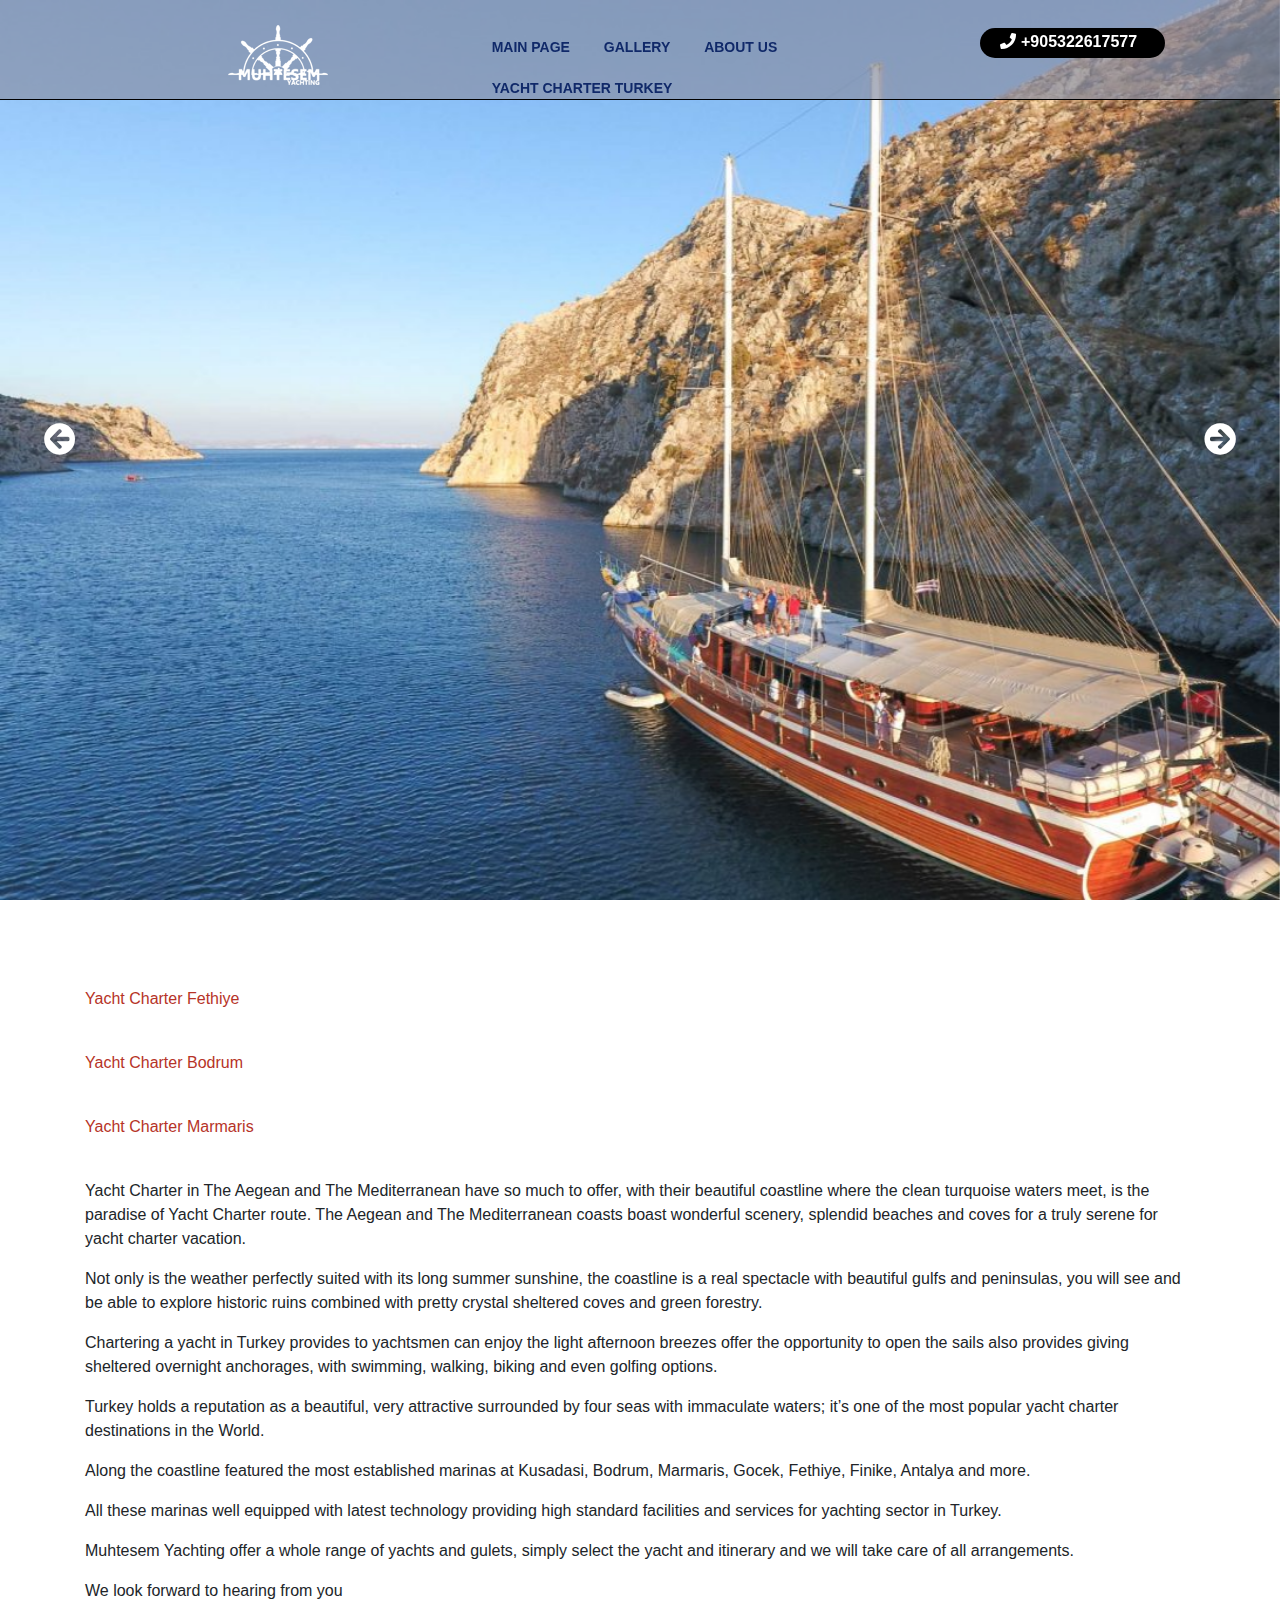
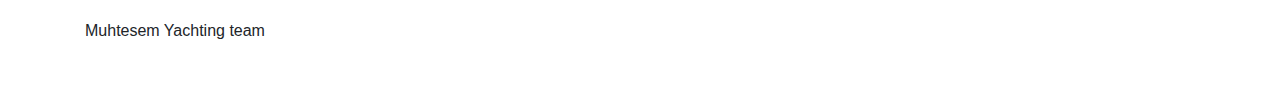
<file: Muhtesem Yat/index.html>
<!DOCTYPE html>
<html lang="en">
<head>
    <meta charset="UTF-8">
    <meta name="viewport" content="width=device-width, initial-scale=1, shrink-to-fit=no">
    <title>Muhteşem Yachting</title>
    <link rel="stylesheet" href="libraries/bs/css/bootstrap.min.css">
    <link href="https://use.fontawesome.com/releases/v5.0.8/css/all.css" rel="stylesheet">
    <link rel="stylesheet" href="libraries/bs/slicknav.min.css" type="text/css" media="all">
    <link rel="stylesheet" href="libraries/OwlCarousel2-2.3.3/docs/assets/owlcarousel/assets/owl.carousel.min.css">
    <link href="css/style3.css" rel="stylesheet">
    <script src="libraries/bs/jquery-3.3.1.min.js"></script>
    <script src="libraries/bs/jquery.slicknav.min.js"></script>
    <script src="libraries/OwlCarousel2-2.3.3/docs/assets/owlcarousel/owl.carousel.min.js"></script>
</head>
<body>
  
  
   <div class="container-fluid">
      <div  id="nav" class="row">
          <div class="col-md-1 col-xl-2">
          </div>
          <div class="col-md-1 col-xl-2">
              <a href="index.html"><div id="logo"></div></a>
          </div>
          <div class="col-md-7 col-xl-5">
          <div id="menu" class="nav1">
               <ul class="menu2" class=" ">
                    <li>
                        <a href="index.html"><b>MAIN PAGE</b></a>
                    </li>
                    <li>
                        <a href="gallery.html"><b>GALLERY</b></a>
                    </li>
                    <li>
                        <a href="about.html"><b>ABOUT US</b></a>
                    </li>
                    <li>
                        <a href="yatchTurkey.html"><b>YACHT CHARTER TURKEY</b></a>
                    </li>
                    <li>
                        
                        <a href="tel:+90-532-261-7577" style="color:white" class="phone2"><i class="fas fa-phone" style="padding-right: 5px"></i><b>+905322617577</b></a>
                    </li>
                </ul>
          </div>
          </div>
          <div class="col-xl-2 col-md-2 phone">
             	
             <a href="tel:+90-532-261-7577" style="color:white"><i class="fas fa-phone" style="padding-right: 5px"></i><b>+905322617577</b></a>
			
          </div>
          <div class="col-xl-1 col-md-1"></div>
      </div>
      
      <div class="row">
         <div id="sec1" class="col-md-12 col-sm-12 pl-0 pr-0">
            <div class="owl-carousel owl-theme">
                <div class="item"><img src="images/DJI_0059-5.27.43-PM-1024x768.jpg"></div>
                <div class="item"><img src="images/DJI_0084-1024x768.jpg"></div>
                <div class="item"><img src="images/DJI_0086-1024x768.jpg"></div>
                <div class="item"><img src="images/DJI_0091-1024x768.jpg"></div>
            </div>
         </div>
      </div>
      
      <div class="container mb-5" >
          <p><a href="yatchFethiye.html">Yacht Charter Fethiye</a></p><br>
          <p><a href="yatchBodrum.html">Yacht Charter Bodrum</a></p><br>
          <p><a href="yatchMarmaris.html">Yacht Charter Marmaris</a></p><br>
          <p>Yacht Charter in The Aegean and The Mediterranean have so much to offer, with their beautiful coastline where the clean turquoise waters meet, is the paradise of Yacht Charter route. The Aegean and The Mediterranean coasts boast wonderful scenery, splendid beaches and coves for a truly serene for yacht charter vacation.</p>
          <p>Not only is the weather perfectly suited with its long summer sunshine, the coastline is a real spectacle with beautiful gulfs and peninsulas, you will see and be able to explore historic ruins combined with pretty crystal sheltered coves and green forestry.</p>
          <p>Chartering a yacht in Turkey provides to yachtsmen can enjoy the light afternoon breezes offer the opportunity to open the sails also provides giving sheltered overnight anchorages, with swimming, walking, biking and even golfing options.</p>
          <p>Turkey holds a reputation as a beautiful, very attractive surrounded by four seas with immaculate waters; it’s one of the most popular yacht charter destinations in the World.</p>
          <p>Along the coastline featured the most established marinas at Kusadasi, Bodrum, Marmaris, Gocek, Fethiye, Finike, Antalya and more.</p>
          <p>All these marinas well equipped with latest technology providing high standard facilities and services for yachting sector in Turkey.</p>
          <p>Muhtesem Yachting offer a whole range of yachts and gulets, simply select the yacht and itinerary and we will take care of all arrangements.</p>
          <p>We look forward to hearing from you</p>
          <p>Muhtesem Yachting team</p>

    </div>
    </div>   
    
    <script>
        $(function(){
             $('.menu2').slicknav({
                closeOnClick:true
              });
        });
    </script>
    
    <script>
        $('.owl-carousel').owlCarousel({
            loop:true,
            responsiveClass:true,
            loop: true,
            autoplay : true,
            navText: ["<i class='fas fa-arrow-circle-left fa-2x' style='color:white'></i>","<i class='fa fa-arrow-circle-right fa-2x' style='color:white'></i>"],
            responsive:{
                0:{
                    items:1,
                    nav:true
                }
            }
        })
    </script>
    
    <script>
        
        
        function boyutlandirHele() { 

            // Pencere değerlerini alıyoruz
              var winheight = $(window).height(); // pencere yüksekliği

            // Aldığımız değerleri .container'a dinamik olarak atıyoruz 
              $("#sec1 img").css({'max-height': winheight}); 

        }
        
              $(document).ready(function(){  
          boyutlandirHele();    
        });
        
    </script>
   
    
</body>
</html>
</file>
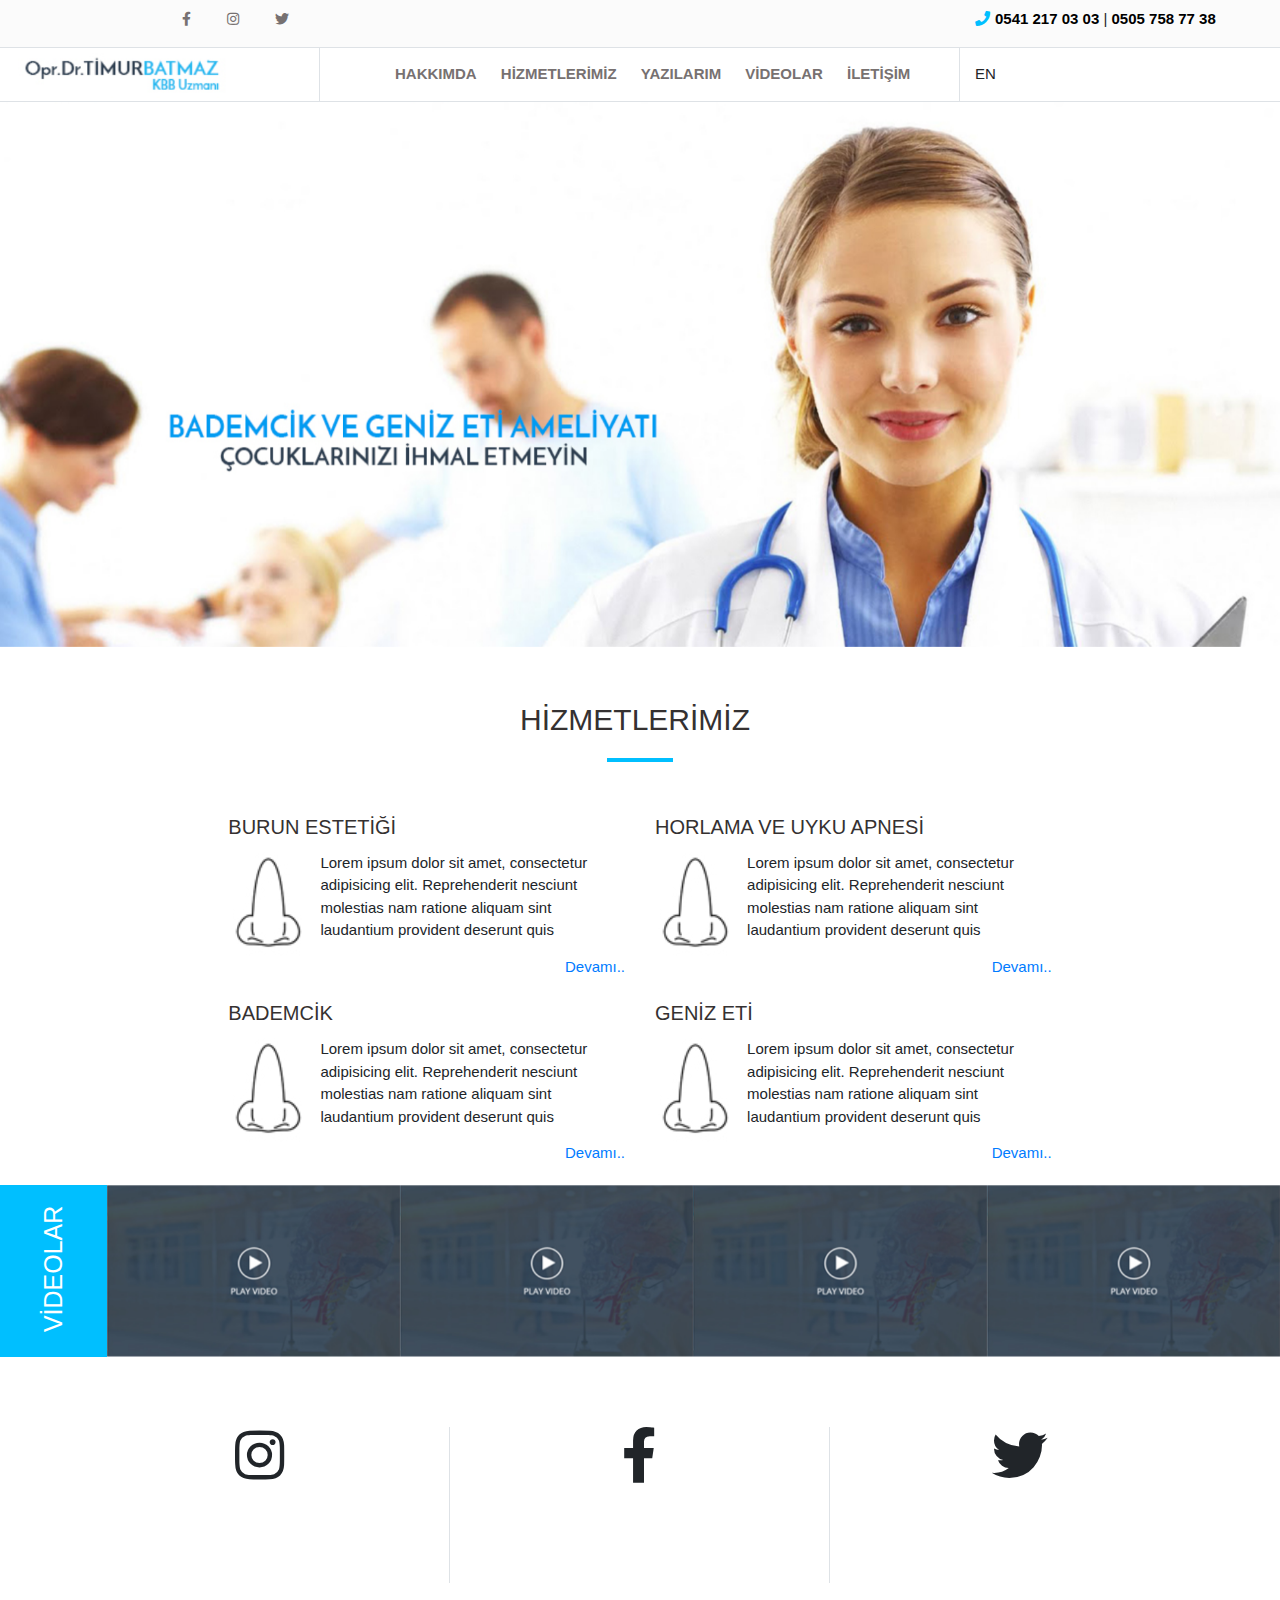
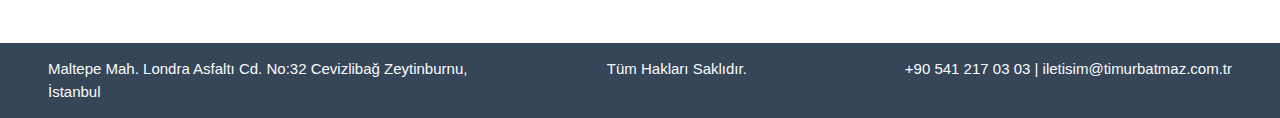
<file: Timur Batmaz/index.html>
<!DOCTYPE html>
<html lang="en">
<head>
    <meta charset="UTF-8">
    <meta name="viewport" content="width=device-width, initial-scale=1, shrink-to-fit=no">
    <title>Timur Batmaz</title>
    <link rel="stylesheet" href="libraries/bs/css/bootstrap.min.css">
    <link href="https://use.fontawesome.com/releases/v5.0.8/css/all.css" rel="stylesheet">
    <link rel="stylesheet" href="libraries/bs/slicknav.min.css" type="text/css" media="all">
    <link rel="stylesheet" href="libraries/OwlCarousel2-2.3.3/docs/assets/owlcarousel/assets/owl.carousel.min.css">
    <link href="css/style.css" rel="stylesheet">
    <script src="libraries/bs/jquery-3.3.1.min.js"></script>
    <script src="libraries/bs/jquery.slicknav.min.js"></script>
    <script src="libraries/OwlCarousel2-2.3.3/docs/assets/owlcarousel/owl.carousel.min.js"></script>
</head>
<body>
    <div class="container-fluid">
      <div  id="socials" class="row pt-2 border-bottom" >
          <div class="col-xl-1 col-md-1">
          </div>
          <div class="col-md-4 col-xl-2">
              <ul id="social" class="list-unstyled pl-5" style="color:gray;">
                      <li class="list-inline-item"><a class="btn-floating btn-sm btn-fb mx-1" href="#"><i class="fab fa-facebook-f"></i></a></li>
                      <li class="list-inline-item"><a class="btn-floating btn-sm btn-tw mx-1" href="#"><i class="fab fa-instagram"></i></a></li>
                      <li class="list-inline-item"><a class="btn-floating btn-sm btn-gplus mx-1" href="#"><i class="fab fa-twitter"></i></a></li>
             </ul>
          </div>
          <div class="col-xl-6 col-md-1">
          </div>
          <div class="col-xl-3 col-md-5">
             	
             <a href="tel:+90-541-217-0303" style="color:black"><i class="fas fa-phone" style="padding-right: 5px; color: deepskyblue;"></i><b>0541 217 03 03 </b></a> | 
             <a href="tel:+90-505-758-7738" style="color:black"><b> 0505 758 77 38</b></a>
			
          </div>
      </div>
            
        <div  id="nav" class="row border-bottom" >
              <div id="logo" class="col-md-3 col-xl-3 border-right">
                  <img src="images/logo.PNG">
              </div>
              <div class="col-md-8 col-xl-6 border-right">
                  <div id="menu" class="nav1">
                   <ul class="menu2">
                        <li>
                            <a href="#"><b>HAKKIMDA</b></a>
                        </li>
                        <li>
                            <a href="#"><b>HİZMETLERİMİZ</b></a>
                        </li>
                        <li>
                            <a href="#"><b>YAZILARIM</b></a>
                        </li>
                        <li>
                            <a href="#"><b>VİDEOLAR</b></a>
                        </li>
                        <li>
                            <a href="#"><b>İLETİŞİM</b></a>
                        </li>
                    </ul>
                  </div>
              </div>
              <div class="col-xl-3 col-md-1" style="padding-top: 15px">
                  EN
              </div>
          </div>
          
      <div class="row">
         <div id="sec1" class="col-md-12 col-sm-12 pl-0 pr-0">
            <div class="owl-one owl-carousel owl-theme">
                <div class="item"><img src="images/doktor.PNG"></div>
                
            </div>
         </div>
      </div>
     
     
      <div class="row">
          <div class="col-12 baslık">HİZMETLERİMİZ</div>
          <hr class="line-orange-center">

      </div>
      <div class="row altmargin">
          <div class="col-0 col-xl-2"></div>
          <div class="col-12 col-md-6 col-xl-4">
              <div class="row altbaslık">
                  BURUN ESTETİĞİ
              </div>
              <div class="row">
                 <div class="col-2 mr-3">
                  <img class="altresim" src="images/burun.PNG">
                  </div>
                  <div class="col-9 altbilgi">
                    Lorem ipsum dolor sit amet, consectetur adipisicing elit. Reprehenderit nesciunt molestias nam ratione aliquam sint laudantium provident deserunt quis explicabo recusandae.
                  </div>
              </div>
              <div class="row">
                 <div class="col-12 devam">
                     <a href="#">Devamı..</a>
                 </div>
              </div>
          </div>
          <div class="col-12 col-md-6 col-xl-4">
              <div class="row altbaslık">
                  HORLAMA VE UYKU APNESİ
              </div>
              <div class="row">
                 <div class="col-2 mr-3">
                  <img class="altresim" src="images/burun.PNG">
                  </div>
                  <div class="col-9 altbilgi">
                    Lorem ipsum dolor sit amet, consectetur adipisicing elit. Reprehenderit nesciunt molestias nam ratione aliquam sint laudantium provident deserunt quis explicabo recusandae.
                  </div>
              </div>
              <div class="row">
                 <div class="col-12 devam">
                     <a href="#">Devamı..</a>
                 </div>
              </div>
          </div>          
      </div>
      <div class="row altmargin">
          <div class="col-0 col-xl-2"></div>
          <div class="col-12 col-md-6 col-xl-4">
              <div class="row altbaslık">
                  BADEMCİK
              </div>
              <div class="row">
                 <div class="col-2 mr-3">
                  <img class="altresim" src="images/burun.PNG">
                  </div>
                  <div class="col-9 altbilgi">
                    Lorem ipsum dolor sit amet, consectetur adipisicing elit. Reprehenderit nesciunt molestias nam ratione aliquam sint laudantium provident deserunt quis explicabo recusandae.
                  </div>
              </div>
              <div class="row">
                 <div class="col-12 devam">
                     <a href="#">Devamı..</a>
                 </div>
              </div>
          </div>
          <div class="col-12 col-md-6 col-xl-4">
              <div class="row altbaslık">
                  GENİZ ETİ
              </div>
              <div class="row">
                 <div class="col-2 mr-3">
                  <img class="altresim" src="images/burun.PNG">
                  </div>
                  <div class="col-9 altbilgi">
                    Lorem ipsum dolor sit amet, consectetur adipisicing elit. Reprehenderit nesciunt molestias nam ratione aliquam sint laudantium provident deserunt quis explicabo recusandae.
                  </div>
              </div>
              <div class="row">
                 <div class="col-12 devam">
                     <a href="#">Devamı..</a>
                 </div>
              </div>
          </div>          
      </div>
      
      
      <div class="row">
        <div class="col-md-1 videolar"><div class="text">VİDEOLAR</div><div class="vertical-text">VİDEOLAR</div></div>
         <div id="sec2" class="col-md-11 col-sm-12 pl-0 pr-0">
            <div class="owl-two owl-carousel owl-theme">
                <div class="item"><img src="images/play.PNG"></div>
                <div class="item"><img src="images/play.PNG"></div>
                <div class="item"><img src="images/play.PNG"></div>
                <div class="item"><img src="images/play.PNG"></div>
            </div>
         </div>
      </div>
      
      <div class="container">
      <div class="row">
          <div class="col-md-4 border-right smedia"  style="text-align: center"><a class="btn-floating btn-sm btn-fb mx-1"><i class="fab fa-instagram fa-4x"></i></a></div>
          <div class="col-md-4 border-right smedia" style="text-align: center"><a class="btn-floating btn-sm btn-fb mx-1"><i class="fab fa-facebook-f fa-4x"></i></a></div>
          <div class="col-md-4 smedia" style="text-align: center"><a class="btn-floating btn-sm btn-fb mx-1"><i class="fab fa-twitter fa-4x"></i></a></div>
      </div>
      </div>
      
      <div class="footer row">
          <div class="col-md-5 pl-5">
              Maltepe Mah. Londra Asfaltı Cd. No:32 Cevizlibağ Zeytinburnu, İstanbul
          </div>
          <div class="col-md-3 pr-5" style="text-align: center">
              Tüm Hakları Saklıdır.
          </div>
          <div class="col-md-4 pr-5" style="text-align: right">
              +90 541 217 03 03 | iletisim@timurbatmaz.com.tr
          </div>
      </div>
    </div>
      
      
    <script>
        $(function(){
             $('.menu2').slicknav({
                closeOnClick:true
              });
        });
    </script>
    
    <script>
        $('.owl-one').owlCarousel({
            loop:true,
            responsiveClass:true,
            loop: false,
            autoplay : true,
            navText: ["<i class='fas fa-arrow-circle-left fa-2x' style='color:white'></i>","<i class='fa fa-arrow-circle-right fa-2x' style='color:white'></i>"],
            responsive:{
                0:{
                    items:1,
                    nav:true
                }
            }
        })
    </script>
               
    <script>
        $('.owl-two').owlCarousel({
            loop:true,
            responsiveClass:true,
            loop: false,
            video:true,
            autoplay : true,
            responsive:{
                0:{
                    items:1
                },
                600:{
                    items:2
                },
                1000:{
                    items:4
                }
            }
        })
    </script>
                
</body>
</html>
</file>
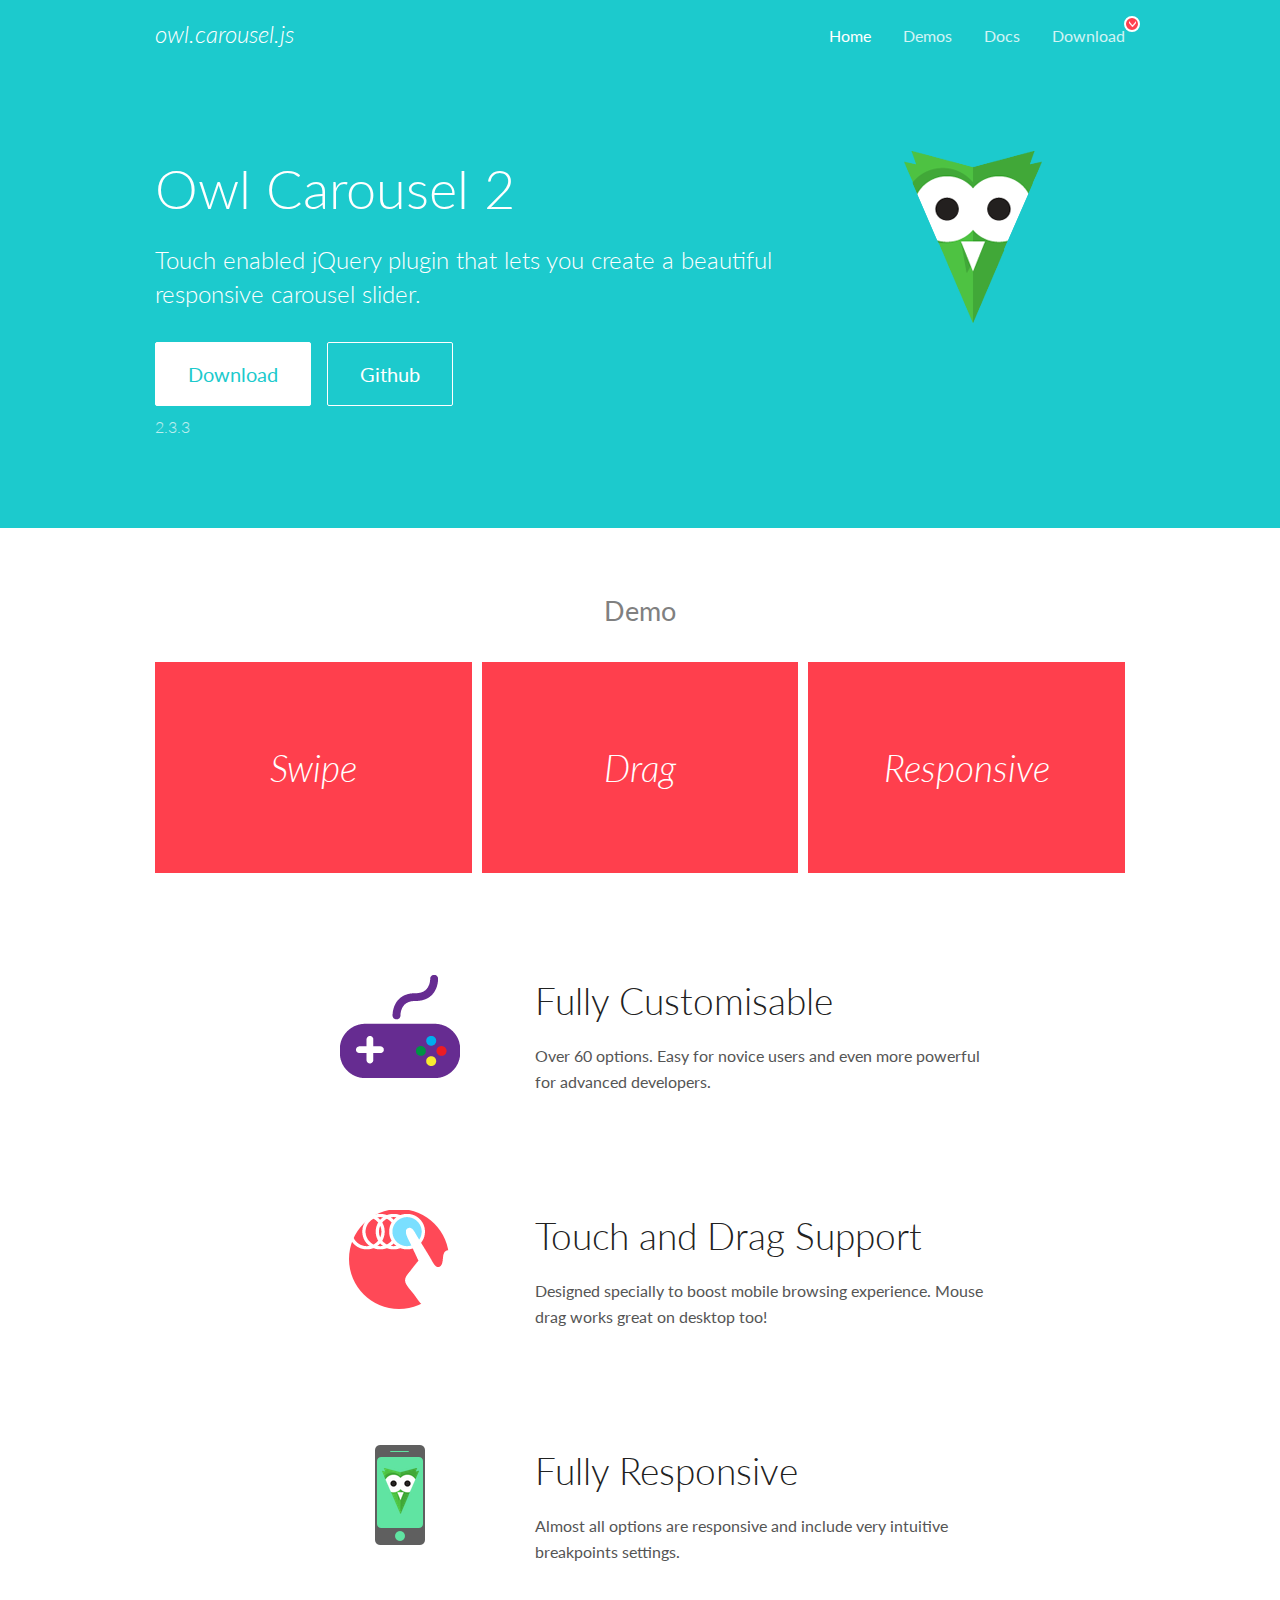
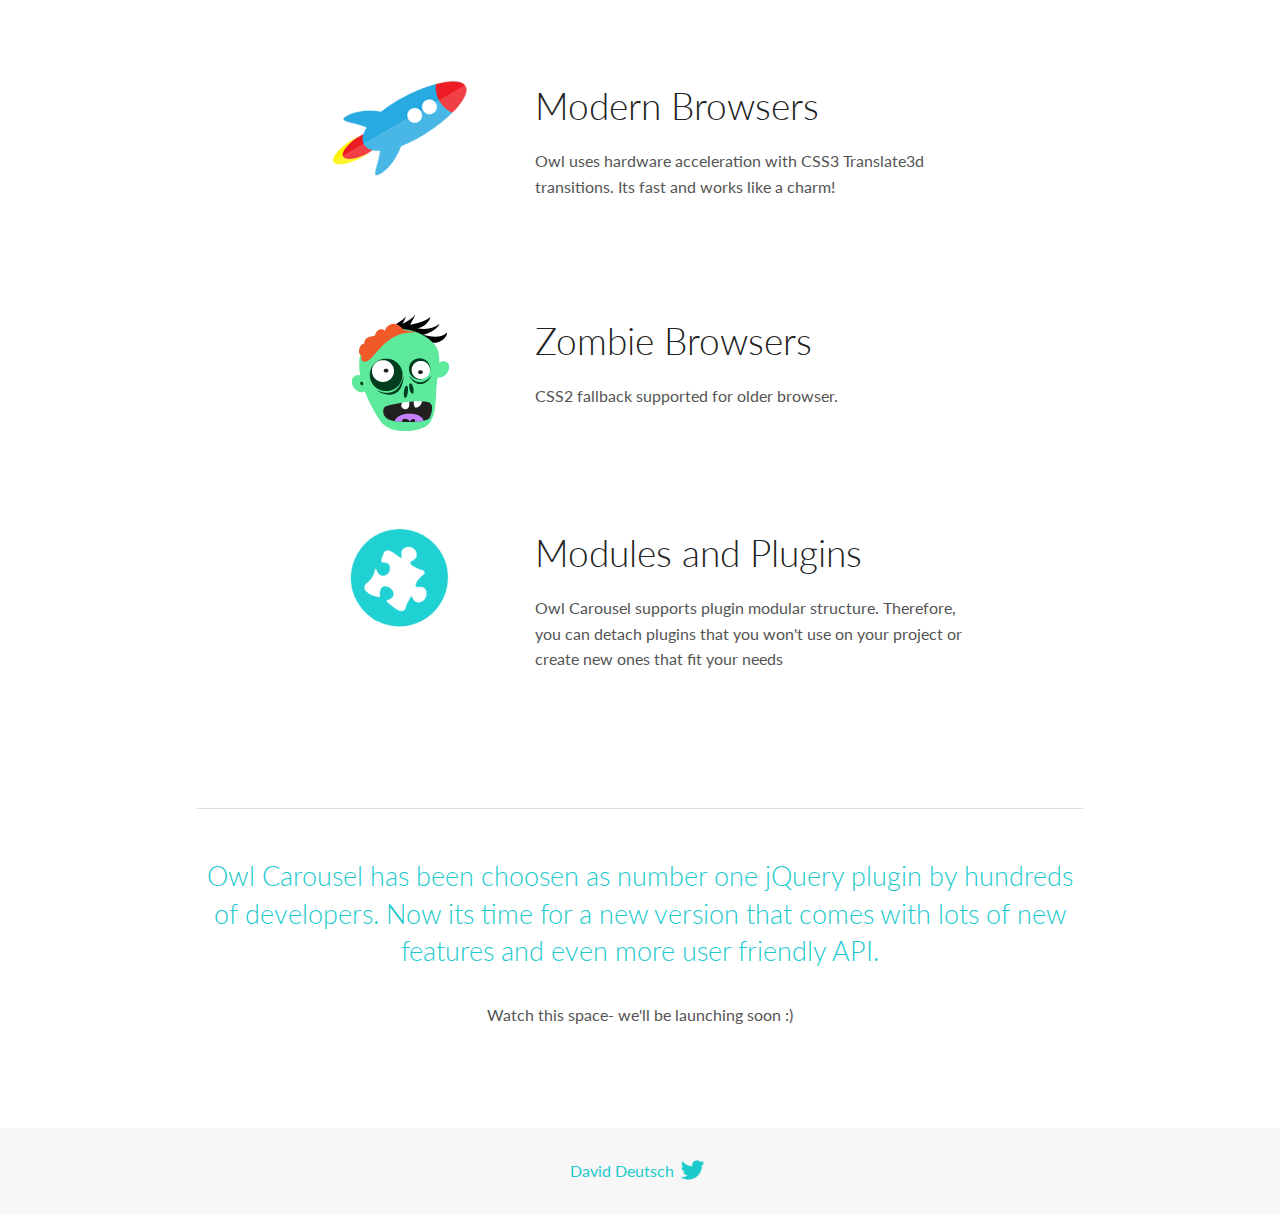
<file: Muhtesem Yat/libraries/OwlCarousel2-2.3.3/docs/index.html>
<!DOCTYPE html>
<html lang="en">
  <head>

    <!-- head -->
    <meta charset="utf-8">
    <meta name="msapplication-tap-highlight" content="no" />
    <meta name="viewport" content="width=device-width, initial-scale=1.0" />
    <meta name="description" content="Touch enabled jQuery plugin that lets you create beautiful responsive carousel slider.">
    <meta name="author" content="David Deutsch">
    <title>
      Home | Owl Carousel | 2.3.3
    </title>

    <!-- Stylesheets -->
    <link href='https://fonts.googleapis.com/css?family=Lato:300,400,700,400italic,300italic' rel='stylesheet' type='text/css'>
    <link rel="stylesheet" href="assets/css/docs.theme.min.css">

    <!-- Owl Stylesheets -->
    <link rel="stylesheet" href="assets/owlcarousel/assets/owl.carousel.min.css">
    <link rel="stylesheet" href="assets/owlcarousel/assets/owl.theme.default.min.css">

    <!-- HTML5 shim and Respond.js IE8 support of HTML5 elements and media queries -->

    <!--[if lt IE 9]>
      <script src="https://oss.maxcdn.com/libs/html5shiv/3.7.0/html5shiv.js"></script>
      <script src="https://oss.maxcdn.com/libs/respond.js/1.3.0/respond.min.js"></script>
    <![endif]-->

    <!-- Favicons -->
    <link rel="apple-touch-icon-precomposed" sizes="144x144" href="assets/ico/apple-touch-icon-144-precomposed.png">
    <link rel="shortcut icon" href="assets/ico/favicon.png">
    <link rel="shortcut icon" href="favicon.ico">

    <!-- Yeah i know js should not be in header. Its required for demos.-->

    <!-- javascript -->
    <script src="assets/vendors/jquery.min.js"></script>
    <script src="assets/owlcarousel/owl.carousel.js"></script>
  </head>
  <body>

    <!-- header -->
    <header class="header">
      <div class="row">
        <div class="large-12 columns">
          <div class="brand left">
            <h3>
              <a href="/OwlCarousel2/">owl.carousel.js</a> 
            </h3>
          </div>
          <a id="toggle-nav" class="right">
            <span></span> <span></span> <span></span> 
          </a> 
          <div class="nav-bar">
            <ul class="clearfix">
              <li class="active">
                <a href="/OwlCarousel2/index.html">Home</a> 
              </li>
              <li> <a href="/OwlCarousel2/demos/demos.html">Demos</a>  </li>
              <li> <a href="/OwlCarousel2/docs/started-welcome.html">Docs</a>  </li>
              <li>
                <a href="https://github.com/OwlCarousel2/OwlCarousel2/archive/2.3.3.zip">Download</a> 
                <span class="download"></span> 
              </li>
            </ul>
          </div>
        </div>
      </div>
    </header>

    <!-- home panel -->
    <section id="hero">
      <div class="row">
        <div class="large-8 medium-8 columns">
          <h1>Owl Carousel 2</h1>
          <h4>Touch enabled jQuery plugin that lets you create a beautiful responsive carousel slider.</h4>
          <a href="https://github.com/OwlCarousel2/OwlCarousel2/archive/2.3.3.zip" class="hero-button">Download</a> 
          <a href="https://github.com/OwlCarousel2/OwlCarousel2" class="hero-button outline">Github</a> 
          <p>2.3.3</p>
        </div>
        <div class="large-4 medium-4 columns">
          <img class="owl-logo" src="assets/img/owl-logo.png" alt="mr. Owl">
        </div>
      </div>
    </section>

    <!-- body -->
    <div class="home-demo">
      <div class="row">
        <div class="large-12 columns">
          <h3>Demo</h3>
          <div class="owl-carousel">
            <div class="item">
              <h2>Swipe</h2>
            </div>
            <div class="item">
              <h2>Drag</h2>
            </div>
            <div class="item">
              <h2>Responsive</h2>
            </div>
            <div class="item">
              <h2>CSS3</h2>
            </div>
            <div class="item">
              <h2>Fast</h2>
            </div>
            <div class="item">
              <h2>Easy</h2>
            </div>
            <div class="item">
              <h2>Free</h2>
            </div>
            <div class="item">
              <h2>Upgradable</h2>
            </div>
            <div class="item">
              <h2>Tons of options</h2>
            </div>
            <div class="item">
              <h2>Infinity</h2>
            </div>
            <div class="item">
              <h2>Auto Width</h2>
            </div>
          </div>
        </div>
      </div>
    </div>
    <script>
      var owl = $('.owl-carousel');
      owl.owlCarousel({
        margin: 10,
        loop: true,
        responsive: {
          0: {
            items: 1
          },
          600: {
            items: 2
          },
          1000: {
            items: 3
          }
        }
      })
    </script>

    <!-- features -->
    <div id="features">
      <div class="row">
        <div class="small-12 medium-9 small-centered columns">
          <section class="row feature">
            <div class="medium-4 small-12 columns">
              <img src="assets/img/feature-options.png" alt="">
            </div>
            <div class="medium-8 small-12 columns">
              <h2>Fully Customisable</h2>
              <p>Over 60 options. Easy for novice users and even more powerful for advanced developers.</p>
            </div>
          </section>
          <section class="row feature">
            <div class="medium-4 small-12 columns">
              <img src="assets/img/feature-drag.png" alt="">
            </div>
            <div class="medium-8 small-12 columns">
              <h2>Touch and Drag Support</h2>
              <p>Designed specially to boost mobile browsing experience. Mouse drag works great on desktop too!</p>
            </div>
          </section>
          <section class="row feature">
            <div class="medium-4 small-12 columns">
              <img src="assets/img/feature-responsive.png" alt="">
            </div>
            <div class="medium-8 small-12 columns">
              <h2>Fully Responsive</h2>
              <p>Almost all options are responsive and include very intuitive breakpoints settings.</p>
            </div>
          </section>
          <section class="row feature">
            <div class="medium-4 small-12 columns">
              <img src="assets/img/feature-modern.png" alt="">
            </div>
            <div class="medium-8 small-12 columns">
              <h2>Modern Browsers</h2>
              <p>Owl uses hardware acceleration with CSS3 Translate3d transitions. Its fast and works like a charm! </p>
            </div>
          </section>
          <section class="row feature">
            <div class="medium-4 small-12 columns">
              <img src="assets/img/feature-zombie.png" alt="">
            </div>
            <div class="medium-8 small-12 columns">
              <h2>Zombie Browsers</h2>
              <p>CSS2 fallback supported for older browser.</p>
            </div>
          </section>
          <section class="row feature">
            <div class="medium-4 small-12 columns">
              <img src="assets/img/feature-module.png" alt="">
            </div>
            <div class="medium-8 small-12 columns">
              <h2>Modules and Plugins</h2>
              <p>Owl Carousel supports plugin modular structure. Therefore, you can detach plugins that you won&#x27;t use on your project or create new ones that fit your needs</p>
            </div>
          </section>
        </div>
      </div>
    </div>

    <!-- footer -->
    <section id="teaser-text">
      <div class="row">
        <div class="small-12 medium-11 small-centered columns">
          <hr>
          <h3 id="owl-carousel-has-been-choosen-as-number-one-jquery-plugin-by-hundreds-of-developers-now-its-time-for-a-new-version-that-comes-with-lots-of-new-features-and-even-more-user-friendly-api-">Owl Carousel has been choosen as number one jQuery plugin by hundreds of developers. Now its time for a new version that comes with lots of new features and even more user friendly API.</h3>
          <p>Watch this space- we&#39;ll be launching soon :)</p>
        </div>
      </div>
    </section>

    <!-- footer -->
    <footer class="footer">
      <div class="row">
        <div class="large-12 columns">
          <h5>
            <a href="/OwlCarousel2/docs/support-contact.html">David Deutsch</a> 
            <a id="custom-tweet-button" href="https://twitter.com/share?url=https://github.com/OwlCarousel2/OwlCarousel2&text=Owl Carousel - This is so awesome! " target="_blank"></a> 
          </h5>
        </div>
      </div>
    </footer>

    <!-- vendors -->
    <script src="assets/vendors/highlight.js"></script>
    <script src="assets/js/app.js"></script>
  </body>
</html>
</file>
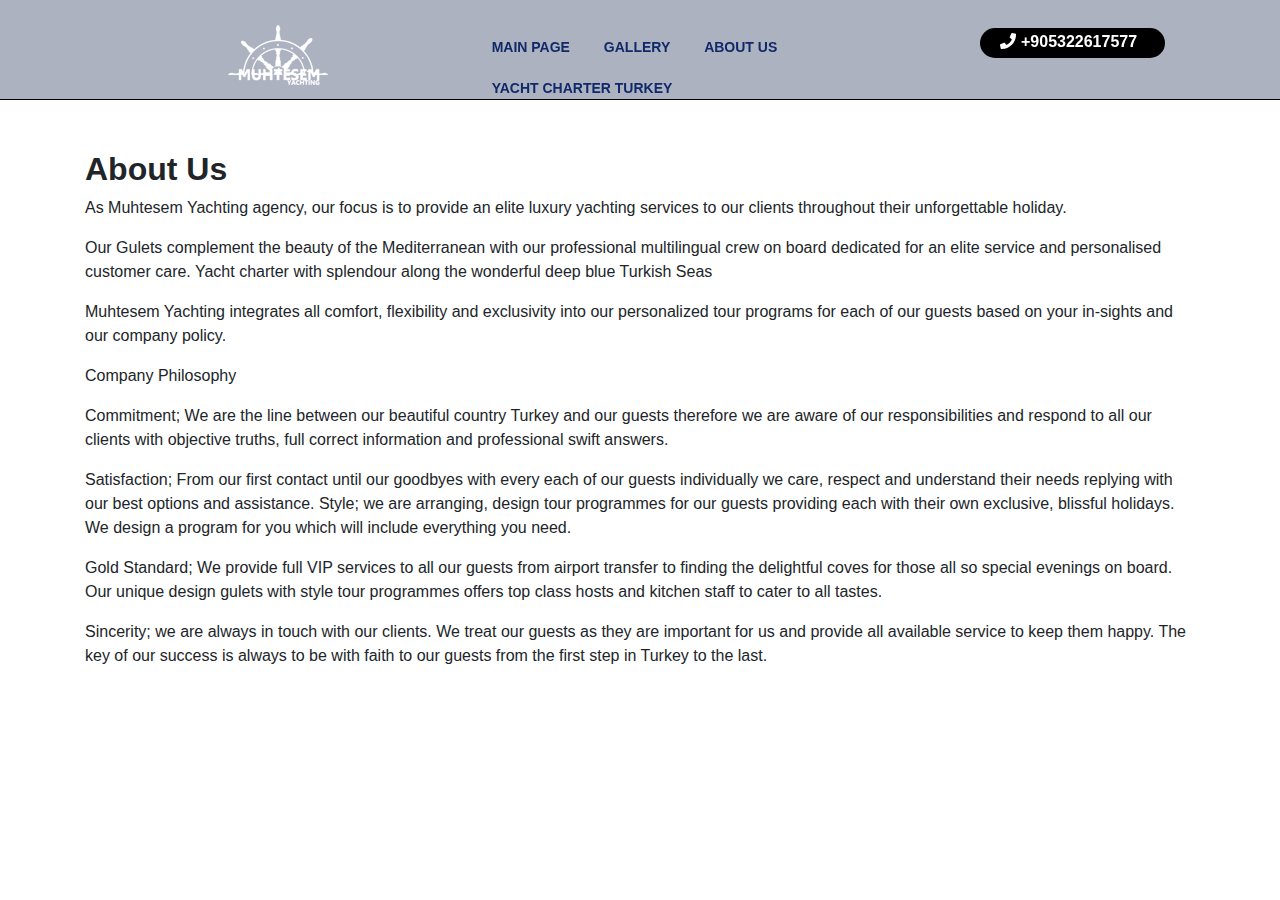
<file: Muhtesem Yat/about.html>
<!DOCTYPE html>
<html lang="en">
<head>
    <meta charset="UTF-8">
    <meta name="viewport" content="width=device-width, initial-scale=1, shrink-to-fit=no">
    <title>About</title>
    <link rel="stylesheet" href="libraries/bs/css/bootstrap.min.css">
    <link href="https://use.fontawesome.com/releases/v5.0.8/css/all.css" rel="stylesheet">
    <link rel="stylesheet" href="libraries/bs/slicknav.min.css" type="text/css" media="all">
    <link rel="stylesheet" href="libraries/OwlCarousel2-2.3.3/docs/assets/owlcarousel/assets/owl.carousel.min.css">
    <link href="css/style3.css" rel="stylesheet">
    <script src="libraries/bs/jquery-3.3.1.min.js"></script>
    <script src="libraries/bs/jquery.slicknav.min.js"></script>
    <script src="libraries/OwlCarousel2-2.3.3/docs/assets/owlcarousel/owl.carousel.min.js"></script>
</head>
<body>
  
  
   <div class="container-fluid">
      <div  id="nav" class="row">
          <div class="col-md-1 col-xl-2">
          </div>
          <div class="col-md-1 col-xl-2">
              <a href="index.html"><div id="logo"></div></a>
          </div>
          <div class="col-md-7 col-xl-5">
          <div id="menu" class="nav1">
               <ul class="menu2" class=" ">
                    <li>
                        <a href="index.html"><b>MAIN PAGE</b></a>
                    </li>
                    <li>
                        <a href="gallery.html"><b>GALLERY</b></a>
                    </li>
                    <li>
                        <a href="about.html"><b>ABOUT US</b></a>
                    </li>
                    <li>
                        <a href="yatchTurkey.html"><b>YACHT CHARTER TURKEY</b></a>
                    </li>
                    <li>
                        
                        <a href="tel:+90-532-261-7577" style="color:white" class="phone2"><i class="fas fa-phone" style="padding-right: 5px"></i><b>+905322617577</b></a>
                    </li>
                </ul>
          </div>
          </div>
          <div class="col-xl-2 col-md-2 phone">
             	
             <a href="tel:+90-532-261-7577" style="color:white"><i class="fas fa-phone" style="padding-right: 5px"></i><b>+905322617577</b></a>
			
          </div>
          <div class="col-xl-1 col-md-1"></div>
      </div>
      
      
      
      <div class="container mb-5 up">
         <h2><b>About Us</b></h2>
          <p>As Muhtesem Yachting agency, our focus is to provide an elite luxury yachting services to our clients throughout their unforgettable holiday.</p>
          <p>Our Gulets complement the beauty of the Mediterranean with our professional multilingual crew on board dedicated for an elite service and personalised customer care. Yacht charter with splendour along the wonderful deep blue Turkish Seas</p>
          <p>Muhtesem Yachting integrates all comfort, flexibility and exclusivity into our personalized tour programs for each of our guests based on your in-sights and our company policy.</p>
          <p>Company Philosophy</p>
          <p>Commitment; We are the line between our beautiful country Turkey and our guests therefore we are aware of our responsibilities and respond to all our clients with objective truths, full correct information and professional swift answers.</p>
          <p>Satisfaction; From our first contact until our goodbyes with every each of our guests individually we care, respect and understand their needs replying with our best options and assistance. Style; we are arranging, design tour programmes for our guests providing each with their own exclusive, blissful holidays. We design a program for you which will include everything you need.</p>
          <p>Gold Standard; We provide full VIP services to all our guests from airport transfer to finding the delightful coves for those all so special evenings on board. Our unique design gulets with style tour programmes offers top class hosts and kitchen staff to cater to all tastes.</p>
          <p>Sincerity; we are always in touch with our clients. We treat our guests as they are important for us and provide all available service to keep them happy. The key of our success is always to be with faith to our guests from the first step in Turkey to the last.</p>

    </div>
    </div>   
    <script>
        $(function(){
             $('.menu2').slicknav({
                closeOnClick:true
              });
        });
    </script>
    
</body>
</html>
</file>
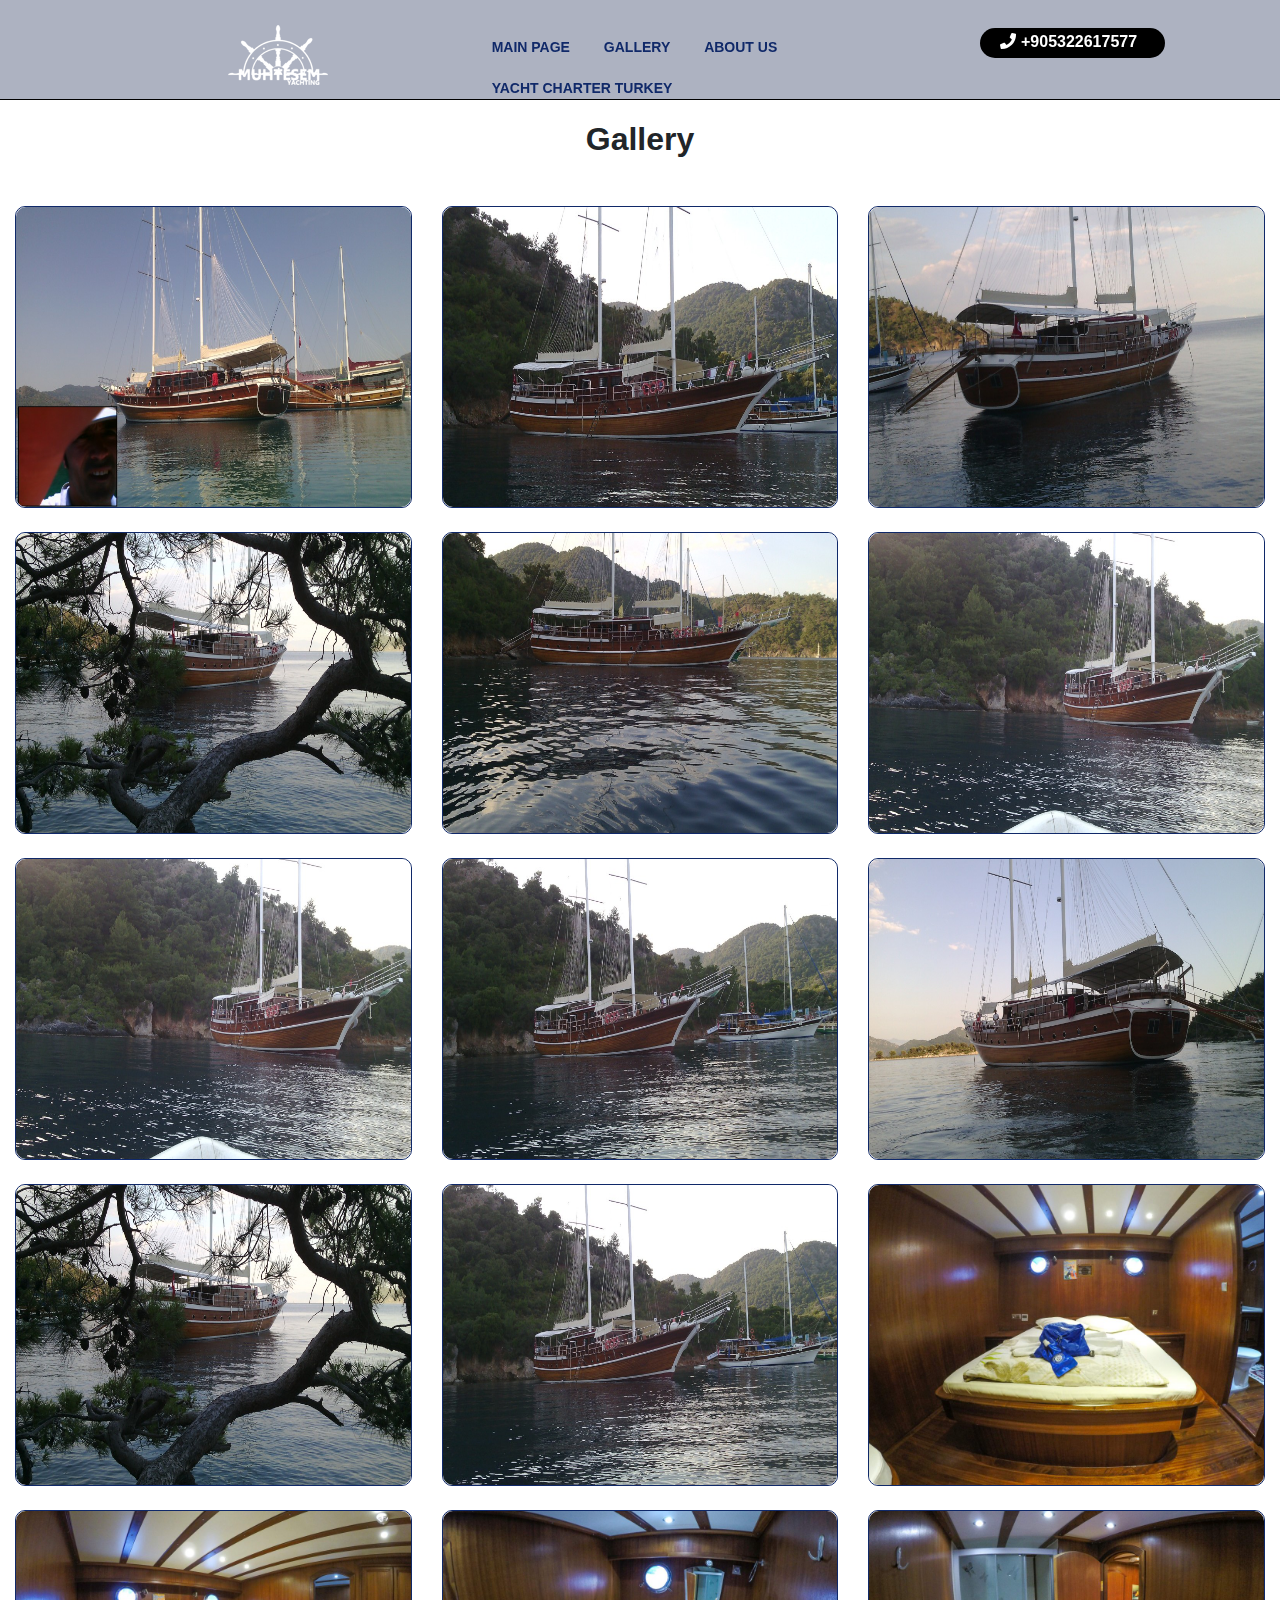
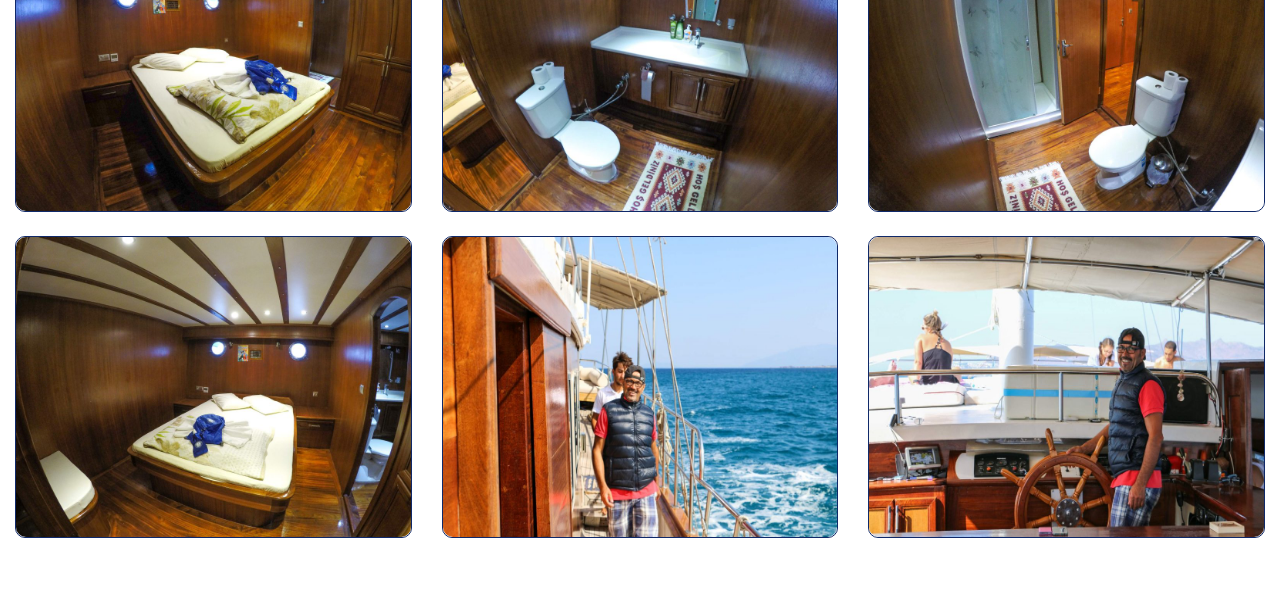
<file: Muhtesem Yat/gallery.html>
<!DOCTYPE html>
<html lang="en">
<head>
    <meta charset="UTF-8">
    <meta name="viewport" content="width=device-width, initial-scale=1, shrink-to-fit=no">
    <title>Gallery</title>
    <link rel="stylesheet" href="libraries/bs/css/bootstrap.min.css">
    <link href="https://use.fontawesome.com/releases/v5.0.8/css/all.css" rel="stylesheet">
    <link rel="stylesheet" href="libraries/bs/slicknav.min.css" type="text/css" media="all">
    <link rel="stylesheet" href="libraries/lightbox2-master/dist/css/lightbox.min.css" type="text/css" media="all">
    <link rel="stylesheet" href="libraries/OwlCarousel2-2.3.3/docs/assets/owlcarousel/assets/owl.carousel.min.css">
    <link href="css/style3.css" rel="stylesheet">
    <script src="libraries/lightbox2-master/dist/js/lightbox-plus-jquery.min.js"></script>
    <script src="libraries/bs/jquery-3.3.1.min.js"></script>
    <script src="libraries/bs/jquery.slicknav.min.js"></script>
    <script src="libraries/OwlCarousel2-2.3.3/docs/assets/owlcarousel/owl.carousel.min.js"></script>
</head>
<body>
  
  
   <div class="container-fluid">
      <div  id="nav" class="row">
          <div class="col-md-1 col-xl-2">
          </div>
          <div class="col-md-1 col-xl-2">
              <a href="index.html"><div id="logo"></div></a>
          </div>
          <div class="col-md-7 col-xl-5">
          <div id="menu" class="nav1">
               <ul class="menu2" class=" ">
                    <li>
                        <a href="index.html"><b>MAIN PAGE</b></a>
                    </li>
                    <li>
                        <a href="gallery.html"><b>GALLERY</b></a>
                    </li>
                    <li>
                        <a href="about.html"><b>ABOUT US</b></a>
                    </li>
                    <li>
                        <a href="yatchTurkey.html"><b>YACHT CHARTER TURKEY</b></a>
                    </li>
                    <li>
                        
                        <a href="tel:+90-532-261-7577" style="color:white" class="phone2"><i class="fas fa-phone" style="padding-right: 5px"></i><b>+905322617577</b></a>
                    </li>
                </ul>
          </div>
          </div>
          <div class="col-xl-2 col-md-2 phone">
             	
             <a href="tel:+90-532-261-7577" style="color:white"><i class="fas fa-phone" style="padding-right: 5px"></i><b>+905322617577</b></a>
			
          </div>
          <div class="col-xl-1 col-md-1"></div>
      </div>
      
      <h2 class="up2" style="text-align: center"><b>Gallery</b></h2>
      
      <div class="row gallery mt-5 mb-5">
        <div class="col-md-4 col-sm-12 ">
            <div class="card mb-4 ">
                    <a href="images/resim1.jpg" data-lightbox="mygallery"><img class="card-img-top" src="images/resim1.jpg" ></a>
            </div>
        </div>
        <div class="col-md-4 col-sm-12 ">
            <div class="card mb-4 ">
                    <a href="images/resim2.jpg" data-lightbox="mygallery"><img class="card-img-top" src="images/resim2.jpg"></a>
            </div>
        </div>
        <div class="col-md-4 col-sm-12 ">
            <div class="card mb-4 ">
                    <a href="images/resim3.jpg" data-lightbox="mygallery"><img class="card-img-top" src="images/resim3.jpg"></a>
            </div>
        </div>
        <div class="col-md-4 col-sm-12 ">
            <div class="card mb-4 ">
                    <a href="images/resim4.jpg" data-lightbox="mygallery"><img class="card-img-top" src="images/resim4.jpg"></a>
            </div>
        </div>
        <div class="col-md-4 col-sm-12 ">
            <div class="card mb-4 ">
                    <a href="images/resim5.jpg" data-lightbox="mygallery"><img class="card-img-top" src="images/resim5.jpg"></a>
            </div>
        </div>
        <div class="col-md-4   col-sm-12 ">
            <div class="card mb-4 ">
                    <a href="images/resim6.jpg" data-lightbox="mygallery"><img class="card-img-top" src="images/resim6.jpg"></a>
            </div>
        </div>
        
        <div class="col-md-4 col-sm-12 ">
            <div class="card mb-4 ">
                    <a href="images/resim7.jpg" data-lightbox="mygallery"><img class="card-img-top" src="images/resim7.jpg" ></a>
            </div>
        </div>
        <div class="col-md-4 col-sm-12 ">
            <div class="card mb-4 ">
                    <a href="images/resim8.jpg" data-lightbox="mygallery"><img class="card-img-top" src="images/resim8.jpg"></a>
            </div>
        </div>
        <div class="col-md-4 col-sm-12 ">
            <div class="card mb-4 ">
                    <a href="images/resim9.jpg" data-lightbox="mygallery"><img class="card-img-top" src="images/resim9.jpg"></a>
            </div>
        </div>
        <div class="col-md-4 col-sm-12 ">
            <div class="card mb-4 ">
                    <a href="images/resim10.jpg" data-lightbox="mygallery"><img class="card-img-top" src="images/resim10.jpg"></a>
            </div>
        </div>
        <div class="col-md-4 col-sm-12 ">
            <div class="card mb-4 ">
                    <a href="images/resim11.jpg" data-lightbox="mygallery"><img class="card-img-top" src="images/resim11.jpg"></a>
            </div>
        </div>
        <div class="col-md-4   col-sm-12 ">
            <div class="card mb-4 ">
                    <a href="images/resim12.jpg" data-lightbox="mygallery"><img class="card-img-top" src="images/resim12.jpg"></a>
            </div>
        </div>
    
       
       <div class="col-md-4 col-sm-12 ">
            <div class="card mb-4 ">
                    <a href="images/resim13.jpg" data-lightbox="mygallery"><img class="card-img-top" src="images/resim13.jpg" ></a>
            </div>
        </div>
        <div class="col-md-4 col-sm-12 ">
            <div class="card mb-4 ">
                    <a href="images/resim14.jpg" data-lightbox="mygallery"><img class="card-img-top" src="images/resim14.jpg"></a>
            </div>
        </div>
        <div class="col-md-4 col-sm-12 ">
            <div class="card mb-4 ">
                    <a href="images/resim15.jpg" data-lightbox="mygallery"><img class="card-img-top" src="images/resim15.jpg"></a>
            </div>
        </div>
        <div class="col-md-4 col-sm-12 ">
            <div class="card mb-4 ">
                    <a href="images/resim16.jpg" data-lightbox="mygallery"><img class="card-img-top" src="images/resim16.jpg"></a>
            </div>
        </div>
        <div class="col-md-4 col-sm-12 ">
            <div class="card mb-4 ">
                    <a href="images/resim17.jpg" data-lightbox="mygallery"><img class="card-img-top" src="images/resim17.jpg"></a>
            </div>
        </div>
        <div class="col-md-4   col-sm-12 ">
            <div class="card mb-4 ">
                    <a href="images/resim18.jpg" data-lightbox="mygallery"><img class="card-img-top" src="images/resim18.jpg"></a>
            </div>
        </div>
        
      </div>
      
    </div>   
    
    <script>
        $(function(){
             $('.menu2').slicknav({
                closeOnClick:true
              });
        });
    </script>

    
    
</body>
</html>
</file>
<file: Muhtesem Yat/css/style3.css>
a:hover {
  text-decoration: none;
  -webkit-animation: color 1s linear;
  -moz-animation: color 1s linear;
  animation: color 1s linear;
}

#nav {
  background-color: rgba(138, 145, 166, 0.7);
  height: 100px;
  overflow: hidden;
  z-index: 5;
  position: fixed;
  /* Set the navbar to fixed position */
  top: 0;
  /* Position the navbar at the top of the page */
  width: 100%;
  /* Full width */
  border-bottom: 1px solid black;
}
#nav #logo {
  display: flex;
  justify-content: center;
  align-content: center;
  background-size: contain;
  background-repeat: no-repeat;
  padding: 30px 0;
  margin: 25px 0;
  background-image: url(../images/logo.png);
  width: 100px;
  transition: 300ms;
}
#nav #logo:hover {
  transform: scale(1.2);
}
@media only screen and (max-width: 500px) {
  #nav #logo {
    display: block;
    margin: 0 auto;
  }
}
#nav #menu {
  padding-top: 27px;
}
#nav #menu .menu2 {
  list-style: none;
}
#nav #menu .menu2 li {
  margin: 10px 0;
  padding: 0 10px;
  display: inline-block;
}
#nav #menu .menu2 li a {
  color: #102969;
  padding-right: 10px;
}
#nav #menu .menu2 li a:hover {
  -webkit-transition: color 300ms linear;
  -moz-transition: color 300ms linear;
  transition: color 300ms linear;
  color: #1EBA9C;
  text-decoration: underline;
  cursor: pointer;
}
#nav .phone {
  background: #000;
  color: white;
  border-radius: 100px;
  padding: 2px 20px 2px 20px;
  margin: 28px 0 0 20px;
  height: 30px;
  max-width: 185px;
}

.phone2 {
  display: none;
}

.item {
  margin-left: 0;
  padding-left: 0;
}

.owl-carousel .owl-nav .owl-prev,
.owl-carousel .owl-nav .owl-next,
.owl-carousel .owl-dot {
  width: 80px;
  height: 80px;
  outline: none;
}

.owl-carousel {
  margin: 0;
}

.owl-carousel .owl-nav [class*=owl-] {
  border-radius: 0;
  text-align: center;
}

.owl-carousel .owl-prev,
.owl-carousel .owl-next {
  position: absolute;
  top: 400px;
}

.container p a {
  color: #b63327;
}
.container p a:hover {
  -webkit-transition: color 500ms linear;
  -moz-transition: color 500ms linear;
  transition: color 500ms linear;
  color: #000;
}

.card {
  transition: 300ms;
  width: 100%;
  border: 1px solid #102969;
  outline: none;
  border-radius: 10px;
}
.card:hover {
  transform: scale(1.1);
  cursor: pointer;
}
.card img {
  height: 300px;
  width: 100%;
  border-radius: 10px;
}

.up {
  margin-top: 150px;
}

.up2 {
  margin-top: 120px;
}

.slicknav_menu {
  background-color: #102969;
}

@media only screen and (min-width: 960px) and (max-width: 1120px) {
  .phone {
    display: inline-flex;
    font-size: 13px;
    padding: 15px 0;
    justify-content: center;
  }
}
@media only screen and (min-width: 800px) and (max-width: 1500px) {
  #menu {
    font-size: 14px;
    padding-right: 5px;
  }
}
@media only screen and (min-width: 806px) and (max-width: 960px) {
  .phone a {
    display: inline-flex;
    font-size: 13px;
    justify-content: center;
    align-content: center;
  }

  .phone i {
    display: inline-flex;
    justify-content: center;
    align-content: center;
  }
}
@media only screen and (max-width: 806px) {
  #nav {
    display: none;
  }

  .phone2 {
    display: inline-block;
  }

  .up {
    margin-top: 20px;
  }

  .up2 {
    margin-top: 20px;
  }

  .owl-carousel .owl-prev,
  .owl-carousel .owl-next {
    position: absolute;
    top: 260px;
    height: 30px;
    margin: auto !important;
  }
}
@media only screen and (max-width: 500px) {
  .owl-carousel .owl-nav .owl-prev,
  .owl-carousel .owl-nav .owl-next,
  .owl-carousel .owl-dot {
    width: 20px;
    height: 20px;
    outline: none;
  }

  .owl-carousel .owl-prev,
  .owl-carousel .owl-next {
    position: absolute;
    top: 100px;
    height: 30px;
    margin: auto !important;
  }
}
.owl-carousel .owl-prev {
  float: left;
  left: 20px;
}

.owl-carousel .owl-next {
  right: 20px;
}

@media only screen and (min-width: 800px) {
  .slicknav_menu {
    display: none;
  }
}

/*# sourceMappingURL=style3.css.map */
</file>
<file: Timur Batmaz/css/style.css>
@charset "UTF-8";
body {
  font-size: 15px;
}

#socials {
  background-color: #FBFBFB;
}
#socials li a {
  color: #777171;
  transition: 1s;
}
#socials li a:hover {
  color: deepskyblue;
  cursor: pointer;
  text-decoration: none;
}

#nav #logo img {
  width: 220px;
  margin-top: 5px;
}
#nav #menu {
  padding-left: 20px;
  margin-top: 15px;
}
#nav #menu .menu2 {
  list-style: none;
}
#nav #menu .menu2 li {
  display: inline-block;
  transition: 1s;
}
#nav #menu .menu2 li a {
  color: #777171;
  padding-right: 20px;
  transition: 1s;
}
#nav #menu .menu2 li a:hover {
  color: deepskyblue;
  cursor: pointer;
  text-decoration: none;
}

.item {
  margin-left: 0;
  padding-left: 0;
}

.owl-carousel .owl-nav .owl-prev,
.owl-carousel .owl-nav .owl-next,
.owl-carousel .owl-dot {
  width: 80px;
  height: 80px;
  outline: none;
}

.owl-carousel {
  margin: 0;
}

.owl-carousel .owl-nav [class*=owl-] {
  border-radius: 0;
  text-align: center;
}

hr.line-orange-center {
  border: 0;
  height: 4px;
  background-color: deepskyblue;
  width: 66px;
  margin-bottom: 50px;
}

.baslık {
  text-align: center;
  font-weight: 500;
  font-size: 30px;
  color: #353131;
  margin-top: 50px;
  padding-right: 25px;
}

.altbaslık {
  font-weight: 500;
  font-size: 20px;
  color: #353131;
  margin-bottom: 10px;
  padding-left: 15px;
}

.altbilgi {
  padding-left: 20px;
  font-size: 15px;
  overflow: hidden;
  text-overflow: ellipsis;
  height: 90px;
}

.devam {
  color: blue;
  text-align: right;
}
.devam a:hover {
  color: deepskyblue;
  cursor: pointer;
  text-decoration: none;
}

#sec2 {
  margin-bottom: 10px;
}

.videolar {
  background-color: deepskyblue;
  margin-bottom: 10px;
}

.vertical-text {
  transform: rotate(270deg);
  transform-origin: righttop 0;
  text-align: center;
  color: white;
  font-size: 25px;
  margin-top: 90px;
}

.text {
  display: none;
  color: white;
  padding: 10px 0px;
}

.footer {
  background-color: #364658;
  color: #FBFBFB;
  padding: 15px 0;
}

.slicknav_menu {
  background-color: deepskyblue;
}

@media only screen and (min-width: 800px) {
  .slicknav_menu {
    display: none;
  }

  .altmargin {
    margin-bottom: 50px;
  }
}
@media only screen and (min-width: 700px) {
  .altmargin {
    margin-bottom: 20px;
  }
}
@media only screen and (max-width: 806px) {
  #nav {
    display: none;
  }

  .baslık {
    margin-bottom: 10px;
    margin-top: 10px;
    text-align: center;
  }

  .videolar {
    background-color: deepskyblue;
    margin-bottom: 95px;
  }

  .vertical-text {
    transform: rotate(270deg);
    transform-origin: righttop 0;
    text-align: center;
    color: white;
    font-size: 25px;
    margin-top: 120px;
  }

  .smedia {
    margin-bottom: 80px;
  }
}
@media only screen and (max-width: 500px) {
  #logo img {
    width: auto;
  }

  .text {
    display: block;
  }

  #socials {
    text-align: center;
  }

  .devam {
    margin-bottom: 10px;
  }

  .baslık {
    margin-bottom: 0px;
    margin-top: 10px;
  }

  .vertical-text {
    display: none;
  }

  .videolar {
    margin-bottom: 0px;
  }

  .altresim {
    margin-left: -10px;
  }

  .footer {
    text-align: center;
  }

  hr.line-orange-center {
    margin-bottom: 10px;
  }
}
@media only screen and (min-width: 960px) {
  .smedia {
    margin-top: 60px;
    padding-bottom: 100px;
    margin-bottom: 60px;
  }
}
@media only screen and (min-width: 1400px) {
  #logo img {
    width: 220px;
    margin-left: 100px;
  }

  .smedia {
    padding-bottom: 200px;
    margin-bottom: 80px;
  }

  #sec2 {
    margin-bottom: 60px;
  }

  .videolar {
    background-color: deepskyblue;
    margin-bottom: 60px;
  }
}

/*# sourceMappingURL=style.css.map */
</file>
